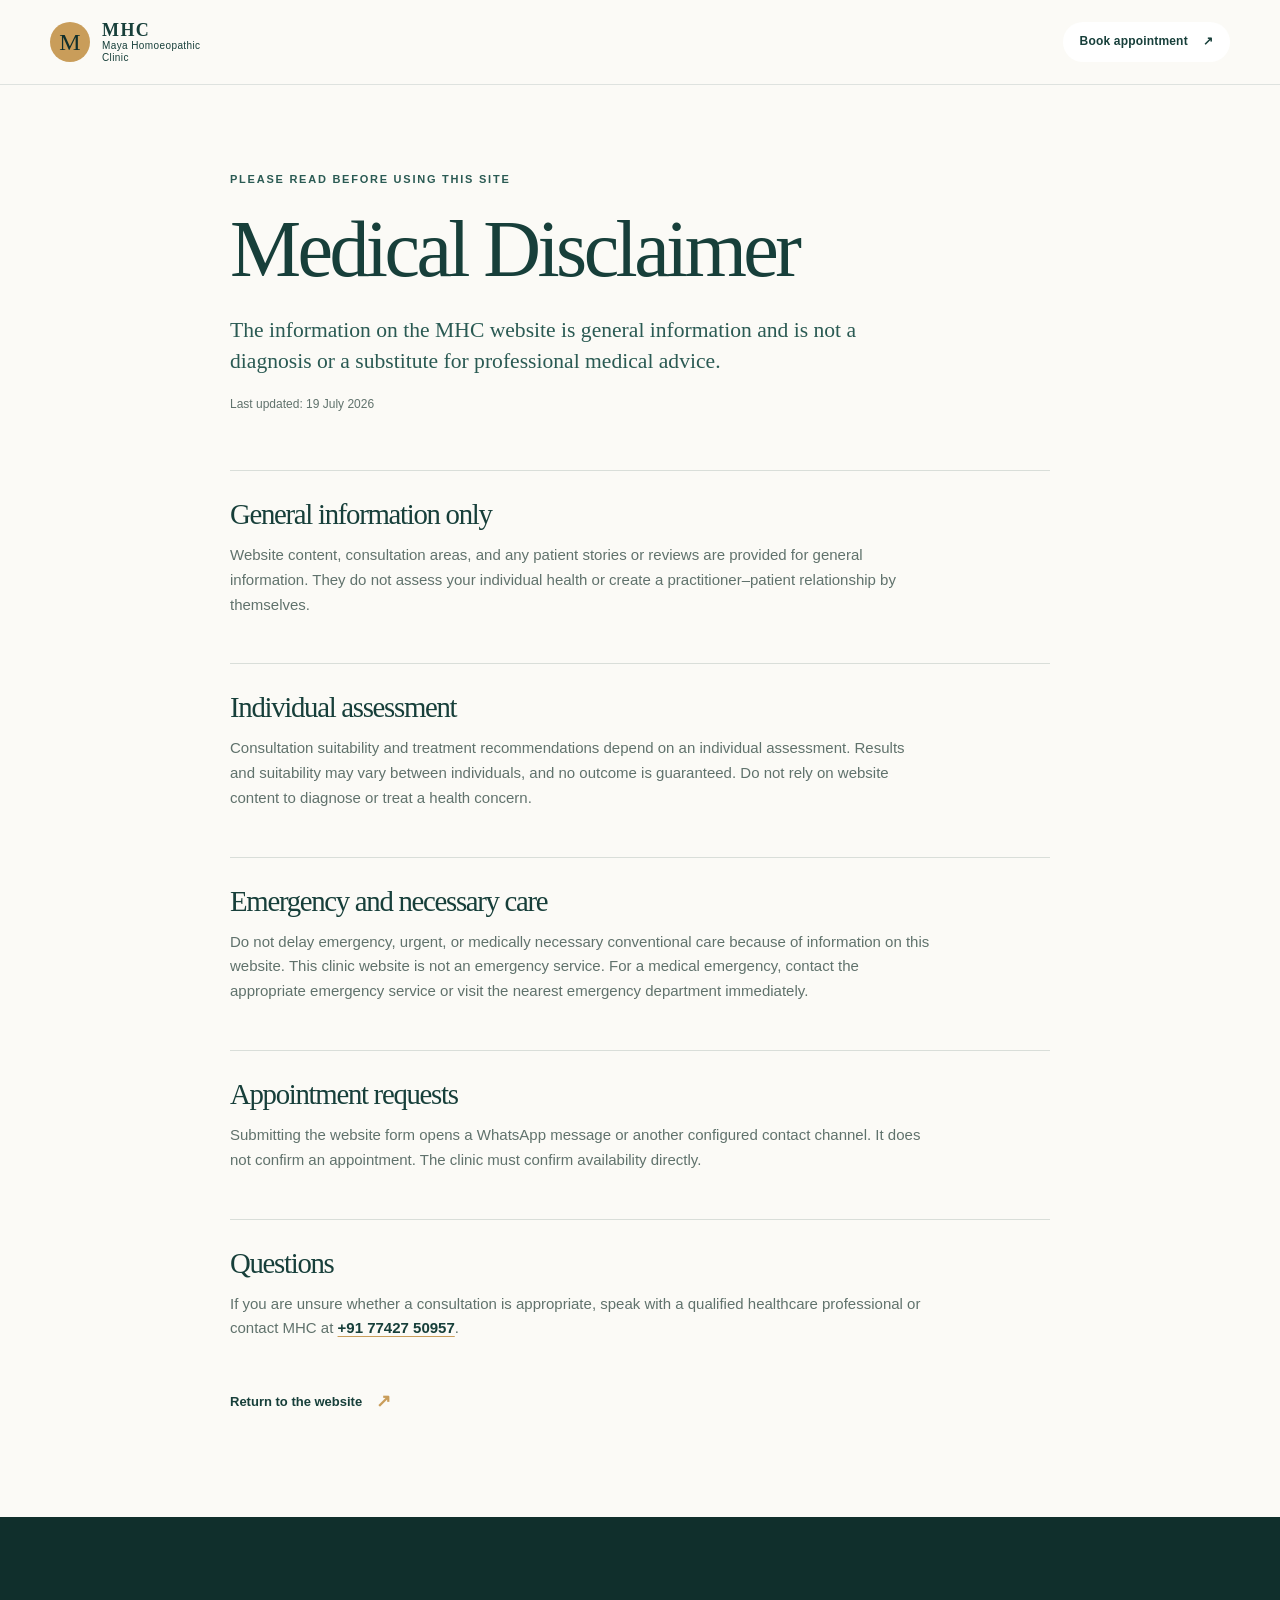
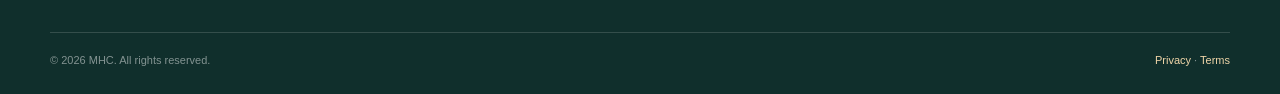
<file: disclaimer.html>
<!doctype html>
<html lang="en">
<head>
  <meta charset="utf-8"><meta name="viewport" content="width=device-width, initial-scale=1"><meta name="theme-color" content="#173f3a"><meta name="robots" content="index, follow"><link rel="canonical" href="./disclaimer.html"><link rel="icon" href="favicon.svg" type="image/svg+xml"><link rel="stylesheet" href="assets/css/style.css"><link rel="stylesheet" href="assets/css/responsive.css"><title>Medical Disclaimer | Maya Homoeopathic Clinic</title>
</head>
<body class="legal-page"><a class="skip-link" href="#main-content">Skip to content</a><header class="site-header site-header-solid"><div class="container header-inner"><a class="brand" href="index.html#home" aria-label="MHC home"><span class="brand-mark" aria-hidden="true">M</span><span class="brand-copy"><strong>MHC</strong><small>Maya Homoeopathic Clinic</small></span></a><a class="button button-small button-light" href="index.html#appointment">Book appointment <span aria-hidden="true">↗</span></a></div></header><main id="main-content" class="legal-main"><div class="container legal-container"><p class="eyebrow">Please read before using this site</p><h1>Medical Disclaimer</h1><p class="legal-lead">The information on the MHC website is general information and is not a diagnosis or a substitute for professional medical advice.</p><p class="legal-updated">Last updated: 19 July 2026</p><section><h2>General information only</h2><p>Website content, consultation areas, and any patient stories or reviews are provided for general information. They do not assess your individual health or create a practitioner–patient relationship by themselves.</p></section><section><h2>Individual assessment</h2><p>Consultation suitability and treatment recommendations depend on an individual assessment. Results and suitability may vary between individuals, and no outcome is guaranteed. Do not rely on website content to diagnose or treat a health concern.</p></section><section><h2>Emergency and necessary care</h2><p>Do not delay emergency, urgent, or medically necessary conventional care because of information on this website. This clinic website is not an emergency service. For a medical emergency, contact the appropriate emergency service or visit the nearest emergency department immediately.</p></section><section><h2>Appointment requests</h2><p>Submitting the website form opens a WhatsApp message or another configured contact channel. It does not confirm an appointment. The clinic must confirm availability directly.</p></section><section><h2>Questions</h2><p>If you are unsure whether a consultation is appropriate, speak with a qualified healthcare professional or contact MHC at <a href="tel:+917742750957">+91 77427 50957</a>.</p></section><a class="text-link" href="index.html">Return to the website <span aria-hidden="true">↗</span></a></div></main><footer class="site-footer"><div class="container footer-bottom"><span>© <span data-copyright-year></span> MHC. All rights reserved.</span><span><a href="privacy-policy.html">Privacy</a> · <a href="terms.html">Terms</a></span></div></footer><script src="assets/js/content-data.js"></script><script src="assets/js/main.js" defer></script></body></html>
</file>
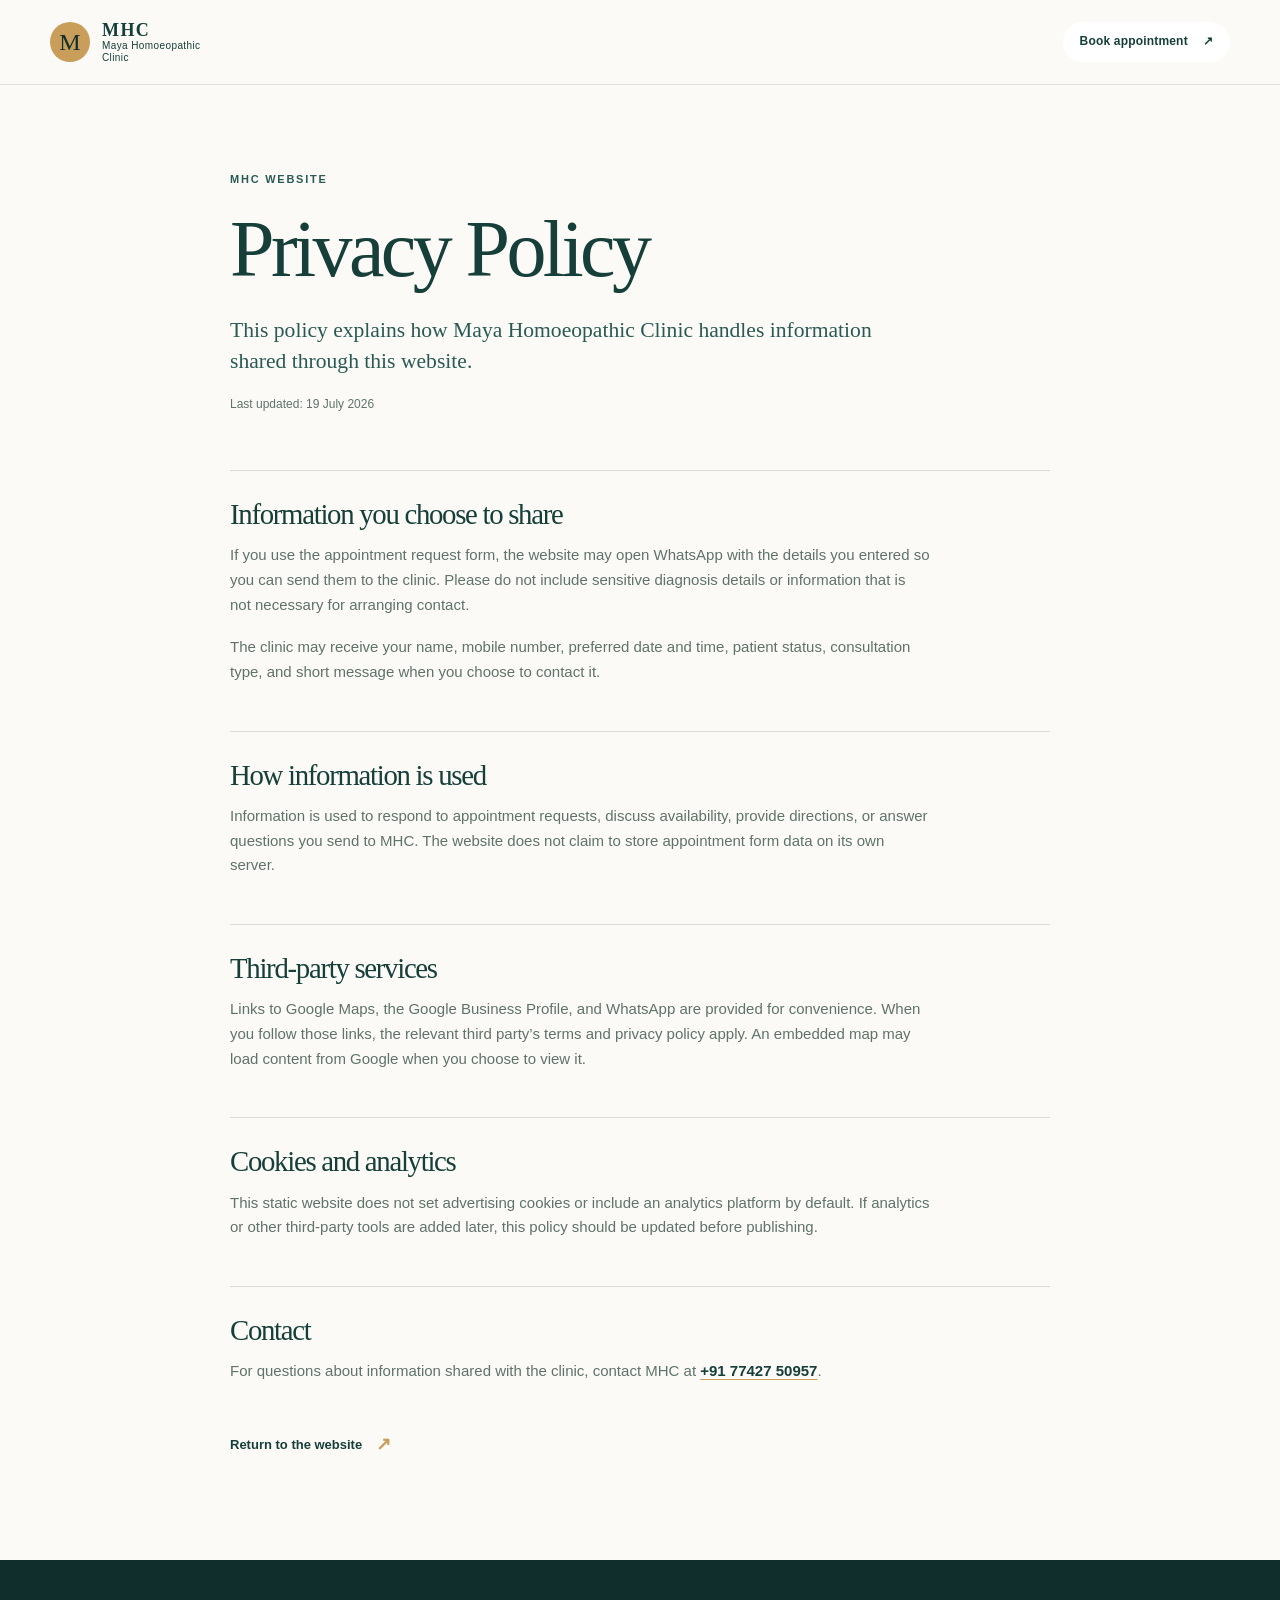
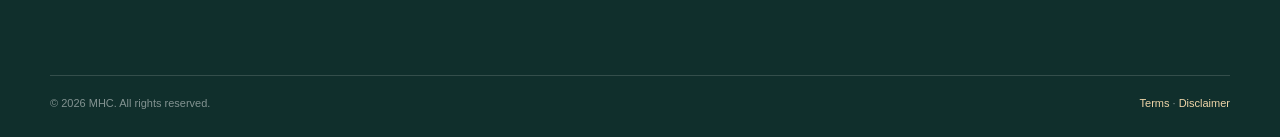
<file: privacy-policy.html>
<!doctype html>
<html lang="en">
<head>
  <meta charset="utf-8"><meta name="viewport" content="width=device-width, initial-scale=1"><meta name="theme-color" content="#173f3a"><meta name="robots" content="index, follow"><link rel="canonical" href="./privacy-policy.html"><link rel="icon" href="favicon.svg" type="image/svg+xml"><link rel="stylesheet" href="assets/css/style.css"><link rel="stylesheet" href="assets/css/responsive.css"><title>Privacy Policy | Maya Homoeopathic Clinic</title>
</head>
<body class="legal-page"><a class="skip-link" href="#main-content">Skip to content</a><header class="site-header site-header-solid"><div class="container header-inner"><a class="brand" href="index.html#home" aria-label="MHC home"><span class="brand-mark" aria-hidden="true">M</span><span class="brand-copy"><strong>MHC</strong><small>Maya Homoeopathic Clinic</small></span></a><a class="button button-small button-light" href="index.html#appointment">Book appointment <span aria-hidden="true">↗</span></a></div></header><main id="main-content" class="legal-main"><div class="container legal-container"><p class="eyebrow">MHC website</p><h1>Privacy Policy</h1><p class="legal-lead">This policy explains how Maya Homoeopathic Clinic handles information shared through this website.</p><p class="legal-updated">Last updated: 19 July 2026</p><section><h2>Information you choose to share</h2><p>If you use the appointment request form, the website may open WhatsApp with the details you entered so you can send them to the clinic. Please do not include sensitive diagnosis details or information that is not necessary for arranging contact.</p><p>The clinic may receive your name, mobile number, preferred date and time, patient status, consultation type, and short message when you choose to contact it.</p></section><section><h2>How information is used</h2><p>Information is used to respond to appointment requests, discuss availability, provide directions, or answer questions you send to MHC. The website does not claim to store appointment form data on its own server.</p></section><section><h2>Third-party services</h2><p>Links to Google Maps, the Google Business Profile, and WhatsApp are provided for convenience. When you follow those links, the relevant third party’s terms and privacy policy apply. An embedded map may load content from Google when you choose to view it.</p></section><section><h2>Cookies and analytics</h2><p>This static website does not set advertising cookies or include an analytics platform by default. If analytics or other third-party tools are added later, this policy should be updated before publishing.</p></section><section><h2>Contact</h2><p>For questions about information shared with the clinic, contact MHC at <a href="tel:+917742750957">+91 77427 50957</a>.</p></section><a class="text-link" href="index.html">Return to the website <span aria-hidden="true">↗</span></a></div></main><footer class="site-footer"><div class="container footer-bottom"><span>© <span data-copyright-year></span> MHC. All rights reserved.</span><span><a href="terms.html">Terms</a> · <a href="disclaimer.html">Disclaimer</a></span></div></footer><script src="assets/js/content-data.js"></script><script src="assets/js/main.js" defer></script></body></html>
</file>
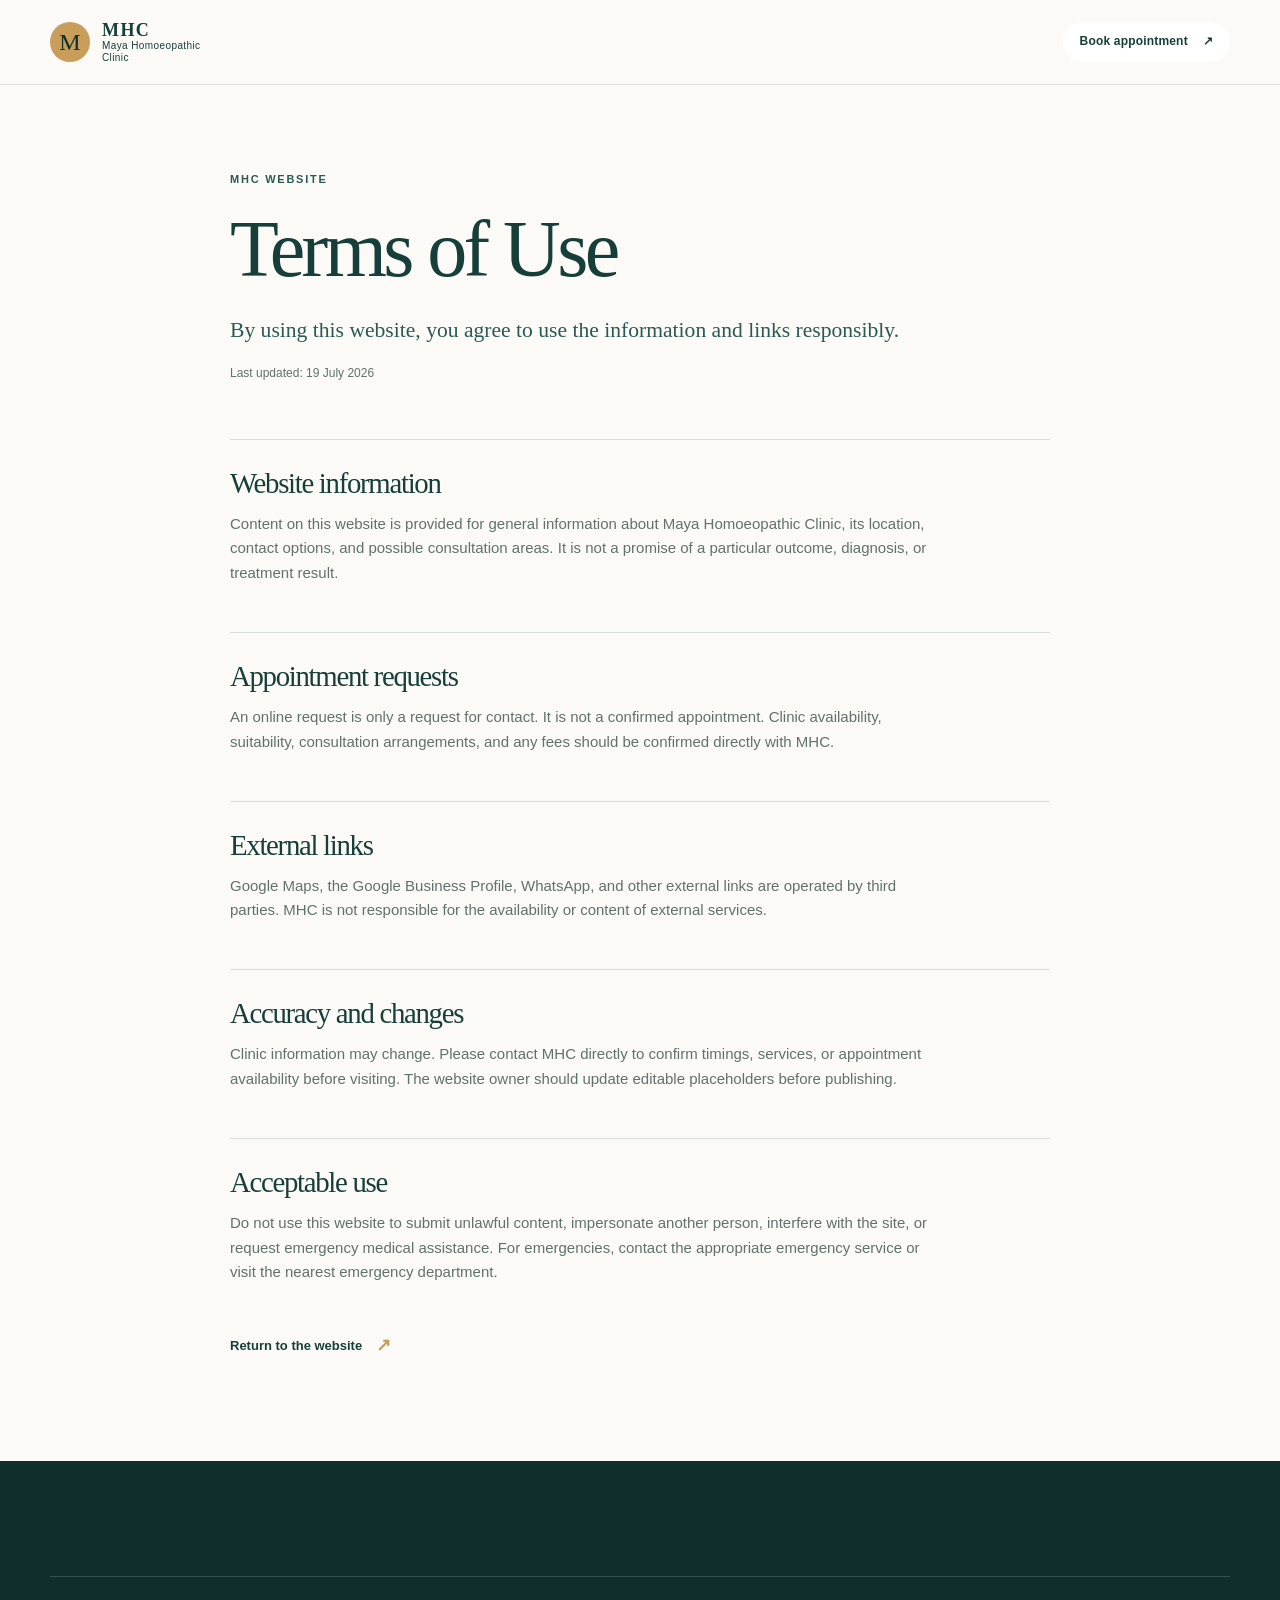
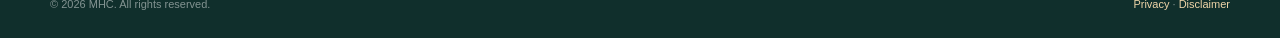
<file: terms.html>
<!doctype html>
<html lang="en">
<head>
  <meta charset="utf-8"><meta name="viewport" content="width=device-width, initial-scale=1"><meta name="theme-color" content="#173f3a"><meta name="robots" content="index, follow"><link rel="canonical" href="./terms.html"><link rel="icon" href="favicon.svg" type="image/svg+xml"><link rel="stylesheet" href="assets/css/style.css"><link rel="stylesheet" href="assets/css/responsive.css"><title>Terms of Use | Maya Homoeopathic Clinic</title>
</head>
<body class="legal-page"><a class="skip-link" href="#main-content">Skip to content</a><header class="site-header site-header-solid"><div class="container header-inner"><a class="brand" href="index.html#home" aria-label="MHC home"><span class="brand-mark" aria-hidden="true">M</span><span class="brand-copy"><strong>MHC</strong><small>Maya Homoeopathic Clinic</small></span></a><a class="button button-small button-light" href="index.html#appointment">Book appointment <span aria-hidden="true">↗</span></a></div></header><main id="main-content" class="legal-main"><div class="container legal-container"><p class="eyebrow">MHC website</p><h1>Terms of Use</h1><p class="legal-lead">By using this website, you agree to use the information and links responsibly.</p><p class="legal-updated">Last updated: 19 July 2026</p><section><h2>Website information</h2><p>Content on this website is provided for general information about Maya Homoeopathic Clinic, its location, contact options, and possible consultation areas. It is not a promise of a particular outcome, diagnosis, or treatment result.</p></section><section><h2>Appointment requests</h2><p>An online request is only a request for contact. It is not a confirmed appointment. Clinic availability, suitability, consultation arrangements, and any fees should be confirmed directly with MHC.</p></section><section><h2>External links</h2><p>Google Maps, the Google Business Profile, WhatsApp, and other external links are operated by third parties. MHC is not responsible for the availability or content of external services.</p></section><section><h2>Accuracy and changes</h2><p>Clinic information may change. Please contact MHC directly to confirm timings, services, or appointment availability before visiting. The website owner should update editable placeholders before publishing.</p></section><section><h2>Acceptable use</h2><p>Do not use this website to submit unlawful content, impersonate another person, interfere with the site, or request emergency medical assistance. For emergencies, contact the appropriate emergency service or visit the nearest emergency department.</p></section><a class="text-link" href="index.html">Return to the website <span aria-hidden="true">↗</span></a></div></main><footer class="site-footer"><div class="container footer-bottom"><span>© <span data-copyright-year></span> MHC. All rights reserved.</span><span><a href="privacy-policy.html">Privacy</a> · <a href="disclaimer.html">Disclaimer</a></span></div></footer><script src="assets/js/content-data.js"></script><script src="assets/js/main.js" defer></script></body></html>
</file>
<file: assets/css/style.css>
:root {
  --pine: #173f3a;
  --pine-deep: #102f2c;
  --pine-soft: #2a5a53;
  --sage: #dbe6d8;
  --sage-deep: #bfd2c1;
  --ivory: #fbfaf6;
  --beige: #eee7da;
  --gold: #c99d5a;
  --gold-light: #efd5a8;
  --charcoal: #20302d;
  --muted: #60726c;
  --line: rgba(23, 63, 58, .15);
  --white: #fff;
  --shadow: 0 18px 55px rgba(20, 50, 44, .11);
  --shadow-soft: 0 8px 28px rgba(20, 50, 44, .08);
  --radius-lg: 28px;
  --radius-md: 18px;
  --radius-sm: 10px;
  --max: 1180px;
}

* { box-sizing: border-box; }
html { scroll-behavior: smooth; }
body { margin: 0; color: var(--charcoal); background: var(--ivory); font-family: Arial, Helvetica, sans-serif; font-size: 16px; line-height: 1.65; overflow-x: hidden; }
body:has(.mobile-actions) { padding-bottom: 0; }
img, svg, video, iframe { display: block; max-width: 100%; }
img { height: auto; }
a { color: inherit; text-decoration: none; }
button, input, select, textarea { font: inherit; }
button, a { -webkit-tap-highlight-color: transparent; }
button { color: inherit; }
:focus-visible { outline: 3px solid var(--gold); outline-offset: 4px; }

.container { width: min(calc(100% - 48px), var(--max)); margin-inline: auto; }
.section { padding: 120px 0; position: relative; }
.section-dark { color: var(--white); background: var(--pine); }
.section-ivory { background: var(--ivory); }
.section-sage { background: var(--sage); }
.section-beige { background: var(--beige); }
.eyebrow { align-items: center; color: var(--pine-soft); display: flex; font-size: 11px; font-weight: 700; gap: 10px; letter-spacing: .16em; margin: 0 0 18px; text-transform: uppercase; }
.eyebrow-light { color: var(--gold-light); }
.eyebrow-dot { background: var(--gold); border-radius: 50%; display: inline-block; height: 7px; width: 7px; }
h1, h2, h3 { font-family: Georgia, "Times New Roman", serif; font-weight: 400; letter-spacing: -.045em; line-height: 1.08; margin: 0; }
h1 { font-size: clamp(3.5rem, 7vw, 6.4rem); max-width: 780px; }
h2 { color: var(--pine); font-size: clamp(2.7rem, 5vw, 4.7rem); }
h3 { font-size: 1.3rem; }
p { margin: 0 0 18px; }
.lead { color: var(--pine-soft); font-family: Georgia, "Times New Roman", serif; font-size: clamp(1.12rem, 2vw, 1.45rem); line-height: 1.5; }
.micro-note { color: var(--muted); font-size: 12px; line-height: 1.5; }
.light-copy { color: rgba(255,255,255,.72); }
.light-note { color: rgba(255,255,255,.65); }
.skip-link { background: var(--gold); color: var(--pine-deep); font-weight: 700; left: 12px; padding: 10px 14px; position: fixed; top: -100px; z-index: 100; }
.skip-link:focus { top: 12px; }
code { font-size: .88em; }

.site-header { background: transparent; color: var(--white); left: 0; position: fixed; right: 0; top: 0; transition: background .3s ease, box-shadow .3s ease, color .3s ease; z-index: 50; }
.site-header.is-scrolled, .site-header-solid { background: rgba(251,250,246,.96); box-shadow: 0 1px 0 rgba(23,63,58,.12); color: var(--pine); }
.header-inner { align-items: center; display: flex; gap: 28px; justify-content: space-between; min-height: 84px; }
.brand { align-items: center; display: inline-flex; gap: 12px; min-width: 0; }
.brand-mark { align-items: center; background: var(--gold); border-radius: 50%; color: var(--pine-deep); display: inline-flex; flex: 0 0 40px; font-family: Georgia, serif; font-size: 24px; height: 40px; justify-content: center; line-height: 1; }
.brand-copy { display: grid; gap: 1px; min-width: 0; }
.brand-copy strong { font-family: Georgia, serif; font-size: 18px; letter-spacing: .08em; line-height: 1; }
.brand-copy small { font-size: 10px; letter-spacing: .04em; line-height: 1.2; max-width: 160px; }
.site-navigation { align-items: center; display: flex; gap: 22px; }
.site-navigation a { font-size: 12px; font-weight: 700; position: relative; }
.site-navigation > a:not(.button)::after { background: var(--gold); bottom: -8px; content: ""; height: 2px; left: 0; position: absolute; transform: scaleX(0); transform-origin: right; transition: transform .25s ease; width: 100%; }
.site-navigation > a:not(.button):hover::after, .site-navigation > a[aria-current="page"]::after { transform: scaleX(1); transform-origin: left; }
.menu-toggle { background: transparent; border: 0; cursor: pointer; display: none; padding: 8px; }
.menu-toggle span { background: currentColor; display: block; height: 2px; margin: 5px 0; transition: transform .2s ease, opacity .2s ease; width: 23px; }

.button { align-items: center; border: 1px solid transparent; border-radius: 999px; display: inline-flex; font-size: 12px; font-weight: 700; gap: 15px; justify-content: center; letter-spacing: .015em; min-height: 52px; padding: 0 22px; transition: background .25s ease, border-color .25s ease, color .25s ease, transform .25s ease, box-shadow .25s ease; }
.button:hover { transform: translateY(-2px); }
.button-primary { background: var(--gold); color: var(--pine-deep); box-shadow: 0 8px 22px rgba(201,157,90,.18); }
.button-primary:hover { background: #d9af6e; box-shadow: 0 12px 28px rgba(201,157,90,.26); }
.button-light { background: var(--white); color: var(--pine); }
.button-light:hover { background: var(--gold-light); }
.button-outline { border-color: var(--pine); color: var(--pine); }
.button-outline:hover { background: var(--pine); color: var(--white); }
.button-small { min-height: 40px; padding: 0 16px; }
.text-link { align-items: center; color: var(--pine); display: inline-flex; font-size: 13px; font-weight: 700; gap: 14px; }
.text-link span { color: var(--gold); font-size: 18px; transition: transform .2s ease; }
.text-link:hover span { transform: translate(3px, -3px); }
.light-link { color: var(--white); }

.hero { min-height: 760px; overflow: hidden; padding: 170px 0 80px; }
.hero::before { background: radial-gradient(circle at 90% 4%, rgba(76,127,109,.35), transparent 35%), linear-gradient(122deg, var(--pine-deep), var(--pine) 58%, #214e45); content: ""; inset: 0; position: absolute; }
.hero-grain { background-image: radial-gradient(rgba(255,255,255,.1) .6px, transparent .7px); background-size: 9px 9px; inset: 0; opacity: .13; pointer-events: none; position: absolute; }
.hero-grid { align-items: center; display: grid; gap: 70px; grid-template-columns: minmax(0, 1.05fr) minmax(360px, .75fr); position: relative; z-index: 1; }
.hero-copy { padding-bottom: 35px; }
.hero-intro { color: rgba(255,255,255,.78); font-size: 18px; margin: 28px 0 32px; max-width: 590px; }
.hero-actions { align-items: center; display: flex; flex-wrap: wrap; gap: 25px; }
.hero-meta { align-items: center; display: flex; gap: 22px; margin-top: 68px; }
.meta-item { align-items: center; display: flex; gap: 10px; }
.meta-item small, .meta-item strong { display: block; }
.meta-item small { color: var(--gold-light); font-size: 10px; letter-spacing: .1em; text-transform: uppercase; }
.meta-item strong { color: var(--white); font-size: 12px; }
.meta-icon { align-items: center; border: 1px solid rgba(239,213,168,.5); border-radius: 50%; color: var(--gold-light); display: flex; font-size: 18px; height: 32px; justify-content: center; width: 32px; }
.meta-muted { opacity: .75; }
.meta-divider { background: rgba(255,255,255,.2); height: 34px; width: 1px; }
.hero .micro-note { margin-top: 24px; max-width: 560px; }
.hero-visual { min-height: 520px; position: relative; }
.hero-image-frame { border: 1px solid rgba(239,213,168,.35); border-radius: 50% 50% 14px 14px; overflow: hidden; position: absolute; right: 4%; top: 0; width: min(100%, 450px); }
.hero-image-frame img { aspect-ratio: .9; object-fit: cover; width: 100%; }
.image-label { align-items: center; background: rgba(16,47,44,.82); bottom: 19px; color: rgba(255,255,255,.9); display: flex; font-size: 11px; gap: 9px; left: 18px; padding: 9px 13px; position: absolute; }
.image-label-dot { background: var(--gold); border-radius: 50%; height: 6px; width: 6px; }
.hero-floating-card { align-items: center; background: var(--ivory); bottom: 35px; box-shadow: var(--shadow); color: var(--pine); display: flex; gap: 13px; max-width: 240px; padding: 15px 18px; position: absolute; right: 0; }
.floating-card-icon { align-items: center; background: var(--gold-light); border-radius: 50%; color: var(--pine); display: flex; flex: 0 0 32px; height: 32px; justify-content: center; }
.hero-floating-card strong, .hero-floating-card span { display: block; }
.hero-floating-card strong { font-family: Georgia, serif; font-size: 14px; }
.hero-floating-card span { color: var(--muted); font-size: 10px; line-height: 1.4; margin-top: 3px; }
.hero-bottom-line { bottom: 25px; display: flex; gap: 8px; left: max(24px, calc((100% - var(--max)) / 2)); position: absolute; }
.hero-bottom-line span { background: var(--gold); display: block; height: 2px; width: 28px; }
.hero-bottom-line span:nth-child(2) { opacity: .5; width: 56px; }.hero-bottom-line span:nth-child(3) { opacity: .25; width: 13px; }

.trust-strip { background: var(--white); border-bottom: 1px solid var(--line); }
.trust-grid { align-items: stretch; display: grid; grid-template-columns: repeat(3, 1fr) 1.2fr; }
.trust-action, .trust-note { align-items: center; display: flex; gap: 13px; min-height: 106px; padding: 20px 24px; }
.trust-action + .trust-action { border-left: 1px solid var(--line); }
.trust-action:hover strong { color: var(--gold); }
.action-icon { align-items: center; background: var(--pine); border-radius: 50%; color: var(--gold-light); display: flex; flex: 0 0 36px; font-size: 18px; height: 36px; justify-content: center; }
.action-icon-sage { background: var(--sage); color: var(--pine); }.action-icon-gold { background: var(--gold-light); color: var(--pine); }
.trust-action small, .trust-action strong { display: block; }.trust-action small { color: var(--muted); font-size: 10px; letter-spacing: .08em; text-transform: uppercase; }.trust-action strong { color: var(--pine); font-family: Georgia, serif; font-size: 15px; transition: color .2s ease; }
.trust-note { background: var(--pine); color: var(--gold-light); font-family: Georgia, serif; font-size: 15px; line-height: 1.3; }.trust-note-mark { align-items: center; border: 1px solid var(--gold); border-radius: 50%; display: flex; flex: 0 0 35px; height: 35px; justify-content: center; }

.split-grid, .why-grid, .appointment-grid, .contact-grid, .video-grid, .faq-grid { display: grid; gap: 90px; grid-template-columns: minmax(0, 1fr) minmax(0, 1fr); }
.about-grid { align-items: center; }
.section-visual { padding-left: 42px; position: relative; }
.arch-image { border-radius: 50% 50% 4px 4px; overflow: hidden; position: relative; width: min(100%, 410px); }.arch-image img { aspect-ratio: .85; object-fit: cover; width: 100%; }
.visual-caption { align-items: center; background: var(--pine); bottom: 48px; color: var(--gold-light); display: flex; font-family: Georgia, serif; font-size: 13px; gap: 20px; left: 0; padding: 18px 22px; position: absolute; }.visual-caption span:first-child { color: var(--gold); font-size: 11px; }.visual-caption span:last-child { color: var(--white); }
.section-copy > p:not(.eyebrow) { color: var(--muted); max-width: 590px; }.section-copy h2 { margin-bottom: 28px; }.section-copy .lead { margin-bottom: 25px; }
.signature-row { align-items: center; color: var(--pine-soft); display: flex; font-family: Georgia, serif; font-size: 13px; gap: 14px; margin: 30px 0; }.signature-line { background: var(--gold); height: 1px; width: 42px; }

.heading-row { align-items: flex-end; display: flex; gap: 60px; justify-content: space-between; margin-bottom: 55px; }.heading-row h2 { max-width: 650px; }.heading-aside { color: var(--muted); font-size: 13px; line-height: 1.55; margin: 0; max-width: 360px; }
.services-grid { display: grid; gap: 16px; grid-template-columns: repeat(3, 1fr); }.service-card { background: rgba(255,255,255,.58); border: 1px solid rgba(23,63,58,.1); min-height: 270px; padding: 26px; position: relative; transition: background .25s ease, box-shadow .25s ease, transform .25s ease; }.service-card:hover { background: var(--white); box-shadow: var(--shadow-soft); transform: translateY(-5px); }.service-card:nth-child(2), .service-card:nth-child(5) { margin-top: 28px; }.service-index { color: var(--pine-soft); font-size: 11px; font-weight: 700; letter-spacing: .1em; }.service-icon { align-items: center; background: var(--pine); border-radius: 50%; color: var(--gold-light); display: flex; font-size: 20px; height: 44px; justify-content: center; margin: 30px 0 22px; width: 44px; }.service-card h3 { color: var(--pine); font-size: 20px; margin-bottom: 12px; }.service-card p { color: var(--muted); font-size: 13px; line-height: 1.55; margin-bottom: 16px; }.service-card .text-link { font-size: 11px; }
.notice { align-items: flex-start; display: flex; gap: 13px; margin-top: 45px; padding: 17px 20px; }.notice p { font-size: 12px; line-height: 1.5; margin: 0; }.notice-light { background: rgba(255,255,255,.6); border: 1px solid rgba(23,63,58,.1); color: var(--pine-soft); }.notice-beige { background: rgba(251,250,246,.65); border: 1px solid rgba(23,63,58,.1); color: var(--pine-soft); }.notice-icon { align-items: center; border: 1px solid currentColor; border-radius: 50%; display: inline-flex; flex: 0 0 22px; font-family: Georgia, serif; font-size: 12px; height: 22px; justify-content: center; line-height: 1; }

.why-grid { align-items: center; }.principles-grid { display: grid; gap: 14px; grid-template-columns: repeat(2, 1fr); }.principle-card { border-top: 1px solid var(--line); min-height: 210px; padding: 19px 4px 18px; position: relative; }.principle-number { color: var(--gold); font-size: 11px; font-weight: 700; }.principle-icon { color: var(--pine-soft); float: right; font-size: 21px; }.principle-card h3 { clear: both; color: var(--pine); font-size: 19px; margin: 39px 0 9px; }.principle-card p { color: var(--muted); font-size: 13px; line-height: 1.5; margin: 0; }

.journey-band { padding: 100px 0; }.journey-heading { margin-bottom: 48px; }.journey-heading h2 { color: var(--white); }.journey-grid { display: grid; grid-template-columns: repeat(4, 1fr); }.journey-step { border-left: 1px solid rgba(255,255,255,.2); min-height: 205px; padding: 0 26px; }.journey-step:last-child { border-right: 1px solid rgba(255,255,255,.2); }.journey-index { color: var(--gold); font-size: 11px; font-weight: 700; }.journey-icon { color: var(--gold-light); display: block; font-size: 25px; margin: 24px 0 18px; }.journey-step h3 { color: var(--white); font-size: 18px; margin-bottom: 10px; }.journey-step p { color: rgba(255,255,255,.62); font-size: 12px; line-height: 1.5; margin: 0; max-width: 180px; }

.review-summary { align-items: center; display: flex; gap: 12px; }.rating-number { color: var(--pine); font-family: Georgia, serif; font-size: 34px; }.stars { color: var(--gold); font-size: 15px; letter-spacing: .15em; }.review-count { color: var(--muted); font-size: 11px; max-width: 135px; line-height: 1.4; }.review-disclaimer { align-items: flex-start; color: var(--muted); display: flex; font-size: 12px; gap: 12px; margin: -25px 0 30px; }.review-disclaimer p { margin: 0; }.reviews-grid { display: grid; gap: 16px; grid-template-columns: repeat(3, 1fr); }.review-card { background: var(--white); border: 1px solid rgba(23,63,58,.08); min-height: 240px; padding: 28px; position: relative; }.review-card::before { color: var(--gold); content: "“"; font-family: Georgia, serif; font-size: 56px; left: 25px; line-height: .7; position: absolute; top: 25px; }.review-card-placeholder { background: rgba(238,231,218,.55); border-style: dashed; }.review-card-top { align-items: center; display: flex; justify-content: space-between; margin-bottom: 22px; padding-left: 39px; }.reviewer { font-family: Georgia, serif; font-size: 15px; }.review-date { color: var(--muted); font-size: 10px; }.review-stars { color: var(--gold); font-size: 13px; letter-spacing: .12em; }.review-card p { color: var(--muted); font-size: 13px; line-height: 1.6; margin: 0; }.review-placeholder-label { color: var(--pine-soft); font-size: 10px; letter-spacing: .08em; margin-top: 24px; text-transform: uppercase; }.review-links { align-items: center; display: flex; flex-wrap: wrap; gap: 25px; margin-top: 35px; }.carousel-controls { align-items: center; display: flex; gap: 15px; justify-content: center; margin-top: 26px; }.carousel-controls span { color: var(--muted); font-size: 12px; }.icon-button { align-items: center; background: var(--white); border: 1px solid var(--line); border-radius: 50%; cursor: pointer; display: inline-flex; height: 38px; justify-content: center; transition: background .2s ease; width: 38px; }.icon-button:hover { background: var(--gold-light); }

.gallery-grid { display: grid; gap: 14px; grid-auto-rows: 190px; grid-template-columns: repeat(4, 1fr); }.gallery-item { background: var(--pine); cursor: pointer; overflow: hidden; position: relative; }.gallery-item:nth-child(1) { grid-row: span 2; }.gallery-item:nth-child(4) { grid-column: span 2; }.gallery-item img { height: 100%; object-fit: cover; opacity: .88; transition: opacity .3s ease, transform .5s ease; width: 100%; }.gallery-item:hover img { opacity: 1; transform: scale(1.04); }.gallery-overlay { background: linear-gradient(transparent, rgba(16,47,44,.9)); bottom: 0; color: var(--white); left: 0; padding: 40px 16px 15px; position: absolute; right: 0; }.gallery-overlay strong, .gallery-overlay small { display: block; }.gallery-overlay strong { font-family: Georgia, serif; font-size: 16px; }.gallery-overlay small { color: var(--gold-light); font-size: 10px; margin-top: 2px; }

.video-grid { align-items: center; }.video-placeholder { align-items: center; background: var(--pine); color: var(--white); display: flex; flex-direction: column; justify-content: center; min-height: 475px; overflow: hidden; padding: 50px; position: relative; text-align: center; }.video-placeholder::before, .video-placeholder::after { border: 1px solid rgba(239,213,168,.18); border-radius: 50%; content: ""; height: 300px; position: absolute; width: 300px; }.video-placeholder::before { transform: translate(-40%, -40%); }.video-placeholder::after { transform: translate(35%, 35%); }.video-orbit { align-items: center; border: 1px solid var(--gold); border-radius: 50%; color: var(--gold-light); display: flex; font-size: 22px; height: 72px; justify-content: center; margin-bottom: 28px; position: relative; width: 72px; z-index: 1; }.video-orbit span { margin-left: 4px; }.video-label { color: var(--gold-light); font-size: 10px; font-weight: 700; letter-spacing: .16em; position: relative; text-transform: uppercase; z-index: 1; }.video-placeholder h2 { color: var(--white); font-size: clamp(1.7rem, 3vw, 2.5rem); margin: 15px 0 16px; max-width: 400px; position: relative; z-index: 1; }.video-placeholder p { color: rgba(255,255,255,.7); font-size: 13px; max-width: 390px; position: relative; z-index: 1; }

.faq-grid { align-items: start; }.faq-list { border-top: 1px solid var(--line); }.faq-item { border-bottom: 1px solid var(--line); }.faq-item button { align-items: center; background: none; border: 0; cursor: pointer; display: flex; font-family: Georgia, serif; font-size: 18px; justify-content: space-between; padding: 22px 0; text-align: left; width: 100%; }.faq-item button span { color: var(--gold); font-family: Arial, sans-serif; font-size: 26px; font-weight: 300; transition: transform .2s ease; }.faq-item button[aria-expanded="true"] span { transform: rotate(45deg); }.faq-answer { color: var(--muted); font-size: 13px; max-width: 620px; padding: 0 40px 22px 0; }.faq-answer p { margin: 0; }.faq-answer a { color: var(--pine); font-weight: 700; text-decoration: underline; text-decoration-color: var(--gold); text-underline-offset: 3px; }.faq-emergency { border-bottom-color: rgba(23,63,58,.26); }.faq-emergency h3 button { color: var(--pine-soft); }

.appointment-section { border-top: 1px solid var(--line); }.appointment-grid { align-items: start; }.appointment-intro h2 { max-width: 500px; }.appointment-note { align-items: flex-start; background: var(--beige); color: var(--muted); display: flex; font-size: 12px; gap: 12px; margin: 32px 0; max-width: 520px; padding: 17px 18px; }.appointment-note p { margin: 0; }.appointment-contact { border-top: 1px solid var(--line); display: flex; flex-wrap: wrap; gap: 18px; padding-top: 18px; }.appointment-contact span { color: var(--muted); font-size: 12px; }.appointment-contact a { color: var(--pine); font-family: Georgia, serif; font-size: 15px; font-weight: 700; }.appointment-contact a span { color: var(--gold); }
.form-card { background: var(--white); box-shadow: var(--shadow); padding: clamp(25px, 5vw, 45px); }.form-grid { display: grid; gap: 18px 14px; grid-template-columns: repeat(2, 1fr); }.field { min-width: 0; }.field-full { grid-column: 1 / -1; }.field label:not(.checkbox-label) { color: var(--pine-soft); display: block; font-size: 11px; font-weight: 700; letter-spacing: .05em; margin-bottom: 7px; }.field label span:not(.optional) { color: var(--gold); }.optional { color: var(--muted); font-size: 10px; font-weight: 400; }.field input:not([type="checkbox"]), .field select, .field textarea { background: var(--ivory); border: 1px solid rgba(23,63,58,.18); border-radius: 2px; color: var(--charcoal); min-height: 50px; padding: 12px 13px; transition: border-color .2s ease, box-shadow .2s ease; width: 100%; }.field textarea { min-height: 92px; resize: vertical; }.field input:focus, .field select:focus, .field textarea:focus { border-color: var(--pine-soft); box-shadow: 0 0 0 3px rgba(42,90,83,.12); outline: none; }.field.is-invalid input, .field.is-invalid select, .field.is-invalid textarea { border-color: #a85c4c; }.field-error { color: #a85c4c; display: block; font-size: 11px; line-height: 1.35; margin-top: 5px; min-height: 0; }.checkbox-label { align-items: flex-start; color: var(--muted); display: flex; font-size: 11px; gap: 10px; line-height: 1.5; }.checkbox-label input { flex: 0 0 auto; margin-top: 4px; accent-color: var(--pine); }.consent-field { padding-top: 4px; }.button-submit { border: 0; cursor: pointer; width: 100%; }.button-submit[aria-busy="true"] { cursor: wait; opacity: .7; }.form-status { color: var(--pine-soft); font-size: 12px; line-height: 1.45; margin: 12px 0 0; }.form-status.is-error { color: #a85c4c; }.honeypot { height: 0; left: -9999px; overflow: hidden; position: absolute; width: 0; }

.contact-section { overflow: hidden; }.contact-grid { align-items: center; }.contact-copy h2 { color: var(--white); max-width: 500px; }.contact-copy > .lead { color: rgba(255,255,255,.72); }.contact-actions { align-items: center; display: flex; flex-wrap: wrap; gap: 25px; margin: 35px 0 44px; }.contact-list { border-top: 1px solid rgba(255,255,255,.18); margin: 0; }.contact-list > div { border-bottom: 1px solid rgba(255,255,255,.18); display: grid; gap: 20px; grid-template-columns: 115px 1fr; padding: 15px 0; }.contact-list dt { color: var(--gold-light); font-size: 10px; letter-spacing: .12em; text-transform: uppercase; }.contact-list dd { color: rgba(255,255,255,.8); font-size: 12px; margin: 0; }.contact-list a { color: var(--white); text-decoration: underline; text-decoration-color: var(--gold); text-underline-offset: 3px; }.map-card { background: var(--sage); min-height: 520px; padding: 14px; position: relative; }.map-card iframe { border: 0; filter: sepia(.18) saturate(.7); height: 100%; min-height: 490px; width: 100%; }.map-fallback { align-items: center; background: var(--white); bottom: 28px; box-shadow: var(--shadow-soft); display: flex; font-size: 11px; justify-content: space-between; left: 28px; padding: 12px 14px; position: absolute; right: 28px; }.map-fallback a { color: var(--pine); font-weight: 700; }

.site-footer { background: var(--pine-deep); color: var(--white); padding: 65px 0 25px; }.footer-grid { display: grid; gap: 40px; grid-template-columns: 1.6fr repeat(3, 1fr); }.brand-footer { color: var(--white); }.footer-brand p { color: rgba(255,255,255,.58); font-size: 12px; margin: 22px 0 0; max-width: 270px; }.footer-brand .footer-disclaimer { color: var(--gold-light); font-size: 11px; margin-top: 28px; }.footer-column { display: grid; align-content: start; gap: 10px; }.footer-column h2 { color: var(--gold-light); font-family: Arial, Helvetica, sans-serif; font-size: 10px; font-weight: 700; letter-spacing: .13em; margin: 0 0 7px; text-transform: uppercase; }.footer-column a, .footer-column span { color: rgba(255,255,255,.68); font-size: 12px; }.footer-column a:hover { color: var(--white); }.footer-bottom { border-top: 1px solid rgba(255,255,255,.15); color: rgba(255,255,255,.48); display: flex; font-size: 11px; justify-content: space-between; margin-top: 50px; padding-top: 18px; }.footer-bottom a { color: var(--gold-light); }
.floating-whatsapp { align-items: center; background: #80a993; border: 6px solid rgba(251,250,246,.75); border-radius: 50%; bottom: 28px; box-shadow: 0 10px 25px rgba(23,63,58,.22); color: var(--pine-deep); display: flex; font-size: 26px; height: 60px; justify-content: center; position: fixed; right: 28px; width: 60px; z-index: 25; }.floating-whatsapp:hover { transform: translateY(-3px); }.mobile-actions { display: none; }
.scroll-top { align-items: center; background: var(--gold); border: 0; border-radius: 50%; bottom: 28px; color: var(--pine-deep); cursor: pointer; display: flex; height: 40px; justify-content: center; opacity: 0; pointer-events: none; position: fixed; right: 105px; transform: translateY(10px); transition: opacity .25s ease, transform .25s ease; width: 40px; z-index: 25; }.scroll-top.is-visible { opacity: 1; pointer-events: auto; transform: translateY(0); }

.lightbox { inset: 0; position: fixed; z-index: 80; }.lightbox-backdrop { background: rgba(16,47,44,.92); inset: 0; position: absolute; }.lightbox-panel { align-items: center; display: flex; inset: 40px; justify-content: center; position: absolute; }.lightbox-panel figure { margin: 0; max-height: 80vh; max-width: min(850px, 80vw); text-align: center; }.lightbox-panel img { max-height: 70vh; object-fit: contain; width: 100%; }.lightbox-panel figcaption { color: var(--white); font-size: 12px; margin-top: 13px; }.lightbox-close, .lightbox-nav { align-items: center; background: var(--white); border: 0; border-radius: 50%; cursor: pointer; display: flex; height: 42px; justify-content: center; position: absolute; width: 42px; z-index: 1; }.lightbox-close { right: 0; top: 0; }.lightbox-prev { left: 0; }.lightbox-next { right: 0; }

.reveal { opacity: 0; transform: translateY(20px); transition: opacity .7s ease, transform .7s ease; }.reveal.is-visible { opacity: 1; transform: translateY(0); }.reveal-delay { transition-delay: .12s; }.reveal-delay-2 { transition-delay: .2s; }.reveal-delay-3 { transition-delay: .28s; }

.legal-page { background: var(--ivory); }.legal-main { min-height: calc(100vh - 180px); padding: 170px 0 100px; }.legal-container { max-width: 820px; }.legal-container h1 { color: var(--pine); font-size: clamp(3rem, 7vw, 5rem); margin-bottom: 22px; }.legal-lead { color: var(--pine-soft); font-family: Georgia, serif; font-size: 1.35rem; line-height: 1.45; max-width: 670px; }.legal-updated { color: var(--muted); font-size: 12px; margin-bottom: 55px; }.legal-container section { border-top: 1px solid var(--line); padding: 28px 0; }.legal-container h2 { font-size: 1.8rem; margin-bottom: 13px; }.legal-container section p { color: var(--muted); font-size: 15px; max-width: 700px; }.legal-container a:not(.text-link) { color: var(--pine); font-weight: 700; text-decoration: underline; text-decoration-color: var(--gold); text-underline-offset: 3px; }

@media (prefers-reduced-motion: reduce) { *, *::before, *::after { scroll-behavior: auto !important; transition-duration: .01ms !important; animation-duration: .01ms !important; animation-iteration-count: 1 !important; }.reveal { opacity: 1; transform: none; } }
</file>
<file: assets/css/responsive.css>
@media (max-width: 1050px) {
  .site-navigation { gap: 14px; }
  .site-navigation a { font-size: 11px; }
  .hero-grid { gap: 35px; }
  .split-grid, .why-grid, .appointment-grid, .contact-grid, .video-grid, .faq-grid { gap: 55px; }
}

@media (max-width: 820px) {
  .container { width: min(calc(100% - 36px), var(--max)); }
  .section { padding: 85px 0; }
  .header-inner { min-height: 72px; }
  .menu-toggle { display: block; }
  .site-navigation { background: var(--ivory); box-shadow: 0 20px 35px rgba(23,63,58,.15); color: var(--pine); display: flex; flex-direction: column; gap: 0; left: 18px; opacity: 0; padding: 12px; pointer-events: none; position: absolute; right: 18px; top: 68px; transform: translateY(-10px); transition: opacity .2s ease, transform .2s ease; }
  .site-navigation.is-open { opacity: 1; pointer-events: auto; transform: translateY(0); }
  .site-navigation > a { border-bottom: 1px solid var(--line); padding: 13px 8px; width: 100%; }
  .site-navigation > a:not(.button)::after { display: none; }
  .site-navigation .nav-appointment { border: 0; margin: 9px 0 0; width: 100%; }
  .hero { min-height: auto; padding: 140px 0 70px; }
  .hero-grid { grid-template-columns: 1fr; }
  .hero-copy { padding-bottom: 0; }
  .hero-visual { min-height: 465px; }
  .hero-image-frame { right: 10%; width: min(68vw, 390px); }
  .hero-floating-card { bottom: 8px; right: 0; }
  .hero-meta { margin-top: 45px; }
  .trust-grid { grid-template-columns: repeat(2, 1fr); }
  .trust-action:nth-child(3) { border-left: 0; border-top: 1px solid var(--line); }
  .trust-note { border-top: 1px solid rgba(255,255,255,.12); grid-column: span 2; min-height: 78px; }
  .split-grid, .why-grid, .appointment-grid, .contact-grid, .video-grid, .faq-grid { grid-template-columns: 1fr; }
  .section-visual { padding-left: 15%; }
  .arch-image { width: min(78vw, 410px); }
  .heading-row { align-items: flex-start; flex-direction: column; gap: 20px; margin-bottom: 38px; }
  .services-grid { grid-template-columns: repeat(2, 1fr); }
  .service-card:nth-child(2), .service-card:nth-child(5) { margin-top: 0; }
  .service-card:nth-child(even) { margin-top: 25px; }
  .journey-grid { grid-template-columns: repeat(2, 1fr); }
  .journey-step { border-bottom: 1px solid rgba(255,255,255,.2); padding: 22px 20px; }
  .journey-step:nth-child(2) { border-right: 1px solid rgba(255,255,255,.2); }
  .journey-step:nth-child(3) { border-bottom: 0; }.journey-step:nth-child(4) { border-bottom: 0; border-right: 1px solid rgba(255,255,255,.2); }
  .reviews-grid { grid-template-columns: repeat(2, 1fr); }
  .review-card:nth-child(3) { display: none; }
  .gallery-grid { grid-template-columns: repeat(2, 1fr); }.gallery-item:nth-child(1) { grid-row: span 2; }.gallery-item:nth-child(4) { grid-column: span 1; }
  .video-placeholder { min-height: 380px; }
  .footer-grid { grid-template-columns: 1.5fr 1fr 1fr; }.footer-column:last-child { grid-column: 2 / -1; }
  .floating-whatsapp { bottom: 20px; right: 20px; }
  .scroll-top { bottom: 20px; right: 90px; }
}

@media (max-width: 540px) {
  body { font-size: 15px; }
  .container { width: min(calc(100% - 28px), var(--max)); }
  .section { padding: 68px 0; }
  h1 { font-size: clamp(3.05rem, 16vw, 4.7rem); }
  h2 { font-size: clamp(2.6rem, 14vw, 3.7rem); }
  .hero { padding-top: 118px; }.hero-intro { font-size: 16px; }.hero-actions { align-items: stretch; flex-direction: column; gap: 16px; }.hero-actions .button { width: 100%; }.hero-actions .text-link { justify-content: center; }
  .hero-meta { align-items: flex-start; flex-direction: column; gap: 14px; }.meta-divider { display: none; }.hero-visual { min-height: 385px; }.hero-image-frame { right: 4%; width: 76vw; }.hero-floating-card { bottom: 0; max-width: 220px; }
  .trust-grid { grid-template-columns: 1fr 1fr; }.trust-action, .trust-note { min-height: 90px; padding: 14px 12px; }.trust-action { gap: 8px; }.trust-action strong { font-size: 12px; }.trust-action small { font-size: 8px; }.action-icon { flex-basis: 30px; height: 30px; font-size: 15px; }.trust-note { font-size: 13px; }
  .section-visual { padding-left: 4%; }.visual-caption { bottom: 25px; padding: 14px 16px; }
  .services-grid, .principles-grid, .reviews-grid { grid-template-columns: 1fr; }.service-card:nth-child(even) { margin-top: 0; }.principle-card { min-height: 175px; }.review-card:nth-child(3) { display: block; }.review-summary { align-items: flex-start; flex-wrap: wrap; }.review-count { max-width: 155px; }
  .journey-grid { grid-template-columns: 1fr; }.journey-step, .journey-step:nth-child(2), .journey-step:nth-child(3), .journey-step:nth-child(4) { border-bottom: 1px solid rgba(255,255,255,.2); border-right: 0; min-height: 150px; }.journey-step:last-child { border-bottom: 0; }
  .gallery-grid { grid-auto-rows: 155px; }.gallery-item:nth-child(1) { grid-row: span 2; }.gallery-overlay { padding: 30px 10px 10px; }.gallery-overlay strong { font-size: 13px; }.gallery-overlay small { font-size: 9px; }
  .video-placeholder { min-height: 360px; padding: 35px 20px; }.video-placeholder h2 { font-size: 2rem; }
  .faq-item button { font-size: 16px; padding: 19px 0; }.faq-answer { padding-right: 10px; }
  .form-grid { grid-template-columns: 1fr; }.field-full { grid-column: auto; }.form-card { padding: 22px 17px; }
  .contact-actions { align-items: stretch; flex-direction: column; }.contact-actions .button { width: 100%; }.contact-actions .text-link { justify-content: center; }.contact-list > div { gap: 12px; grid-template-columns: 92px 1fr; }.map-card { min-height: 360px; padding: 8px; }.map-card iframe { min-height: 340px; }.map-fallback { bottom: 17px; left: 17px; right: 17px; }
  .footer-grid { grid-template-columns: 1fr 1fr; gap: 32px 20px; }.footer-brand { grid-column: 1 / -1; }.footer-column:last-child { grid-column: auto; }.footer-bottom { align-items: flex-start; flex-direction: column; gap: 8px; margin-top: 35px; }
  .floating-whatsapp { display: none; }.scroll-top { bottom: 78px; right: 15px; }.mobile-actions { background: rgba(251,250,246,.97); border-top: 1px solid var(--line); bottom: 0; display: grid; grid-template-columns: repeat(4, 1fr); left: 0; padding: 6px 5px calc(6px + env(safe-area-inset-bottom)); position: fixed; right: 0; z-index: 40; }.mobile-actions a { align-items: center; color: var(--pine); display: flex; flex-direction: column; font-size: 18px; gap: 1px; justify-content: center; min-height: 54px; }.mobile-actions a:nth-child(2) { color: #4e8f6d; }.mobile-actions a:last-child { background: var(--pine); border-radius: 6px; color: var(--gold-light); }.mobile-actions small { font-size: 9px; font-weight: 700; }
  body:has(.mobile-actions) { padding-bottom: calc(66px + env(safe-area-inset-bottom)); }
  .lightbox-panel { inset: 20px 12px; }.lightbox-panel figure { max-width: 78vw; }.lightbox-prev { left: 0; }.lightbox-next { right: 0; }.lightbox-close { right: 0; top: 0; }
  .legal-main { padding: 125px 0 70px; }.legal-container h1 { font-size: 3.4rem; }.legal-lead { font-size: 1.15rem; }.legal-updated { margin-bottom: 35px; }
}
</file>
